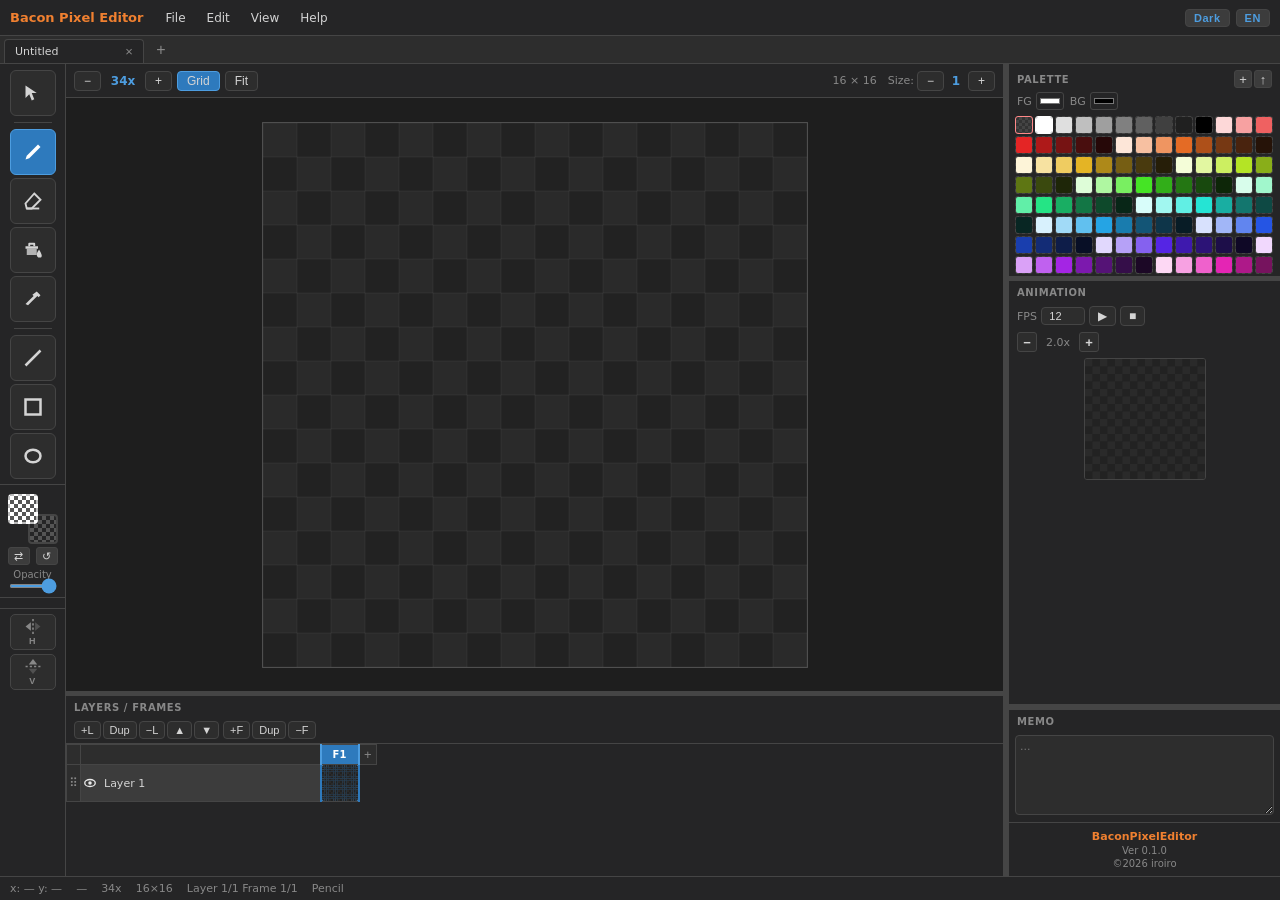
<file: index.html>
<!DOCTYPE html>
<html lang="en">

<head>
  <meta charset="UTF-8">
  <meta name="viewport" content="width=device-width, initial-scale=1.0">
  <title>Bacon Pixel Editor</title>

  <!-- Favicon -->
  <link rel="icon" type="image/png" href="image/favicon.png">

  <!--GoogleAdsense-->
  <script async src="https://pagead2.googlesyndication.com/pagead/js/adsbygoogle.js?client=ca-pub-6245026919381456"
    crossorigin="anonymous"></script>

  <!-- OGP -->
  <meta property="og:type" content="website">
  <meta property="og:url" content="https://baconpixeleditor.com/">
  <meta property="og:title" content="Bacon Pixel Editor">
  <meta property="og:description"
    content="A browser-based pixel art editor. Multi-layer animation, palette tools, and PNG/GIF export — no installation required.">
  <meta property="og:image"
    content="https://baconpixeleditor.com/image/ogp.png">
  <meta property="og:image:width" content="1200">
  <meta property="og:image:height" content="600">
  <meta name="twitter:card" content="summary_large_image">
  <meta name="twitter:title" content="Bacon Pixel Editor">
  <meta name="twitter:description"
    content="A browser-based pixel art editor. Multi-layer animation, palette tools, and PNG/GIF export — no installation required.">
  <meta name="twitter:image"
    content="https://baconpixeleditor.com/image/ogp.png">

  <link rel="stylesheet" href="css/style.css">
  <script>(function () { try { var t = localStorage.getItem('bpe_theme'); if (t) document.documentElement.setAttribute('data-theme', t); } catch (e) { } }());</script>
</head>

<body>
  <div id="app">

    <header id="header">
      <span class="logo">Bacon Pixel Editor</span>
      <nav id="menubar">
        <div class="menu-item">
          <span class="menu-btn" data-i18n="m.file">File</span>
          <div class="menu-dropdown">
            <button data-action="new" data-i18n="m.new">New...</button>
            <button data-action="open" data-i18n="m.open">Open (.bpe)...</button>
            <hr>
            <button data-action="save-bpe" data-i18n="m.save">Save (.bpe)</button>
            <hr>
            <button data-action="export-png" data-i18n="m.epng">Export as PNG</button>
            <button data-action="export-gif" data-i18n="m.egif">Export as GIF</button>
            <button data-action="export-spritesheet" data-i18n="m.ess">Export as Sprite Sheet</button>
            <button data-action="export-bpe" data-i18n="m.ebpe">Export as BPE</button>
            <hr>
            <button data-action="resize-canvas" data-i18n="m.resizeCanvas">Resize Canvas...</button>
          </div>
        </div>
        <div class="menu-item">
          <span class="menu-btn" data-i18n="m.edit">Edit</span>
          <div class="menu-dropdown">
            <button data-action="undo" data-i18n="m.undo">Undo (Ctrl+Z)</button>
            <button data-action="redo" data-i18n="m.redo">Redo (Ctrl+Y)</button>
            <hr>
            <button data-action="select-all" data-i18n="m.selAll">Select All (Ctrl+A)</button>
            <button data-action="deselect" data-i18n="m.desel">Deselect (Esc)</button>
            <button data-action="delete-selection" data-i18n="m.delSel">Delete Selection (Del)</button>
            <button data-action="copy-selection" data-i18n="m.copy">Copy (Ctrl+C)</button>
            <button data-action="paste" data-i18n="m.paste">Paste (Ctrl+V)</button>
            <hr>
            <button data-action="clear-frame" data-i18n="m.clear">Clear Layer</button>
            <hr>
            <button data-action="rotate-cw90" data-i18n="m.rotateCW">Rotate 90° CW</button>
            <button data-action="rotate-ccw90" data-i18n="m.rotateCCW">Rotate 90° CCW</button>
            <button data-action="rotate-180" data-i18n="m.rotate180">Rotate 180°</button>
            <button data-action="flip-h-canvas" data-i18n="m.flipH">Flip Horizontal</button>
            <button data-action="flip-v-canvas" data-i18n="m.flipV">Flip Vertical</button>
            <hr>
            <button data-action="add-outline" data-i18n="m.addOutline">Add Outline</button>
            <button data-action="add-antialias" data-i18n="m.antialias">Add Anti-alias</button>
          </div>
        </div>
        <div class="menu-item">
          <span class="menu-btn" data-i18n="m.view">View</span>
          <div class="menu-dropdown">
            <button data-action="toggle-grid" data-i18n="m.grid">Toggle Grid (G)</button>
            <button data-action="zoom-in" data-i18n="m.zin">Zoom In (+)</button>
            <button data-action="zoom-out" data-i18n="m.zout">Zoom Out (-)</button>
            <button data-action="zoom-fit" data-i18n="m.zfit">Fit to Screen (0)</button>
          </div>
        </div>
        <div class="menu-item">
          <span class="menu-btn" data-i18n="m.help">Help</span>
          <div class="menu-dropdown">
            <button data-action="tutorial"   data-i18n="m.tutorial">Tutorial</button>
            <button data-action="terms"      data-i18n="m.terms">Terms of Service</button>
            <button data-action="privacy"    data-i18n="m.privacy">Privacy Policy</button>
            <button data-action="show-about" data-i18n="m.about">About</button>
          </div>
        </div>
      </nav>
      <div id="header-right">
        <button id="theme-toggle" title="Switch theme">Dark</button>
        <button id="lang-toggle" title="Switch language / 言語切替">EN</button>
      </div>
      <input type="file" id="file-input" accept=".bpe" style="display:none">
      <input type="file" id="img-palette-input" accept="image/*" style="display:none">
    </header>

    <div id="tab-bar">
      <button id="btn-new-tab" title="New Tab">+</button>
    </div>

    <div id="workspace">

      <!-- Left: tool column -->
      <aside id="left-panel">
        <div id="tool-buttons">
          <button class="tool-btn" data-tool="select" title="Select (S)">
            <svg viewBox="0 0 16 16">
              <path d="M2 2v10l3-3 2 5 2-1-2-5h4z" fill="currentColor" />
            </svg>
          </button>
          <div class="tool-sep"></div>
          <button class="tool-btn active" data-tool="pencil" title="Pencil (P)">
            <svg viewBox="0 0 16 16">
              <path d="M12 2l2 2-9 9-3 1 1-3z" fill="currentColor" />
            </svg>
          </button>
          <button class="tool-btn" data-tool="eraser" title="Eraser (E)">
            <svg viewBox="0 0 16 16">
              <path d="M9 2l5 5-7 7H3l-1-4z" fill="none" stroke="currentColor" stroke-width="1.5" />
              <path d="M3 14h10" stroke="currentColor" stroke-width="1.5" />
            </svg>
          </button>
          <button class="tool-btn" data-tool="fill" title="Fill (F)">
            <svg viewBox="0 0 16 16">
              <path d="M2 5h10v2H2z" fill="currentColor" />
              <path d="M3 7h8v5H3z" fill="currentColor" opacity="0.8" />
              <path d="M5 5V3h4v2" fill="none" stroke="currentColor" stroke-width="1.5" stroke-linejoin="round" />
              <path d="M13 8c0 0 2 3 2 4.5S14.1 14 13 14s-2-1-2-2.5 2-4 2-4z" fill="currentColor" />
            </svg>
          </button>
          <button class="tool-btn" data-tool="eyedropper" title="Eyedropper (I)">
            <svg viewBox="0 0 16 16">
              <path d="M11 2l3 3-1.5 1.5-1-1L7 10l-3 3-2-1 3-3 3.5-3.5-1-1z" fill="currentColor" />
            </svg>
          </button>
          <div class="tool-sep"></div>
          <button class="tool-btn" data-tool="line" title="Line (L)">
            <svg viewBox="0 0 16 16">
              <line x1="2" y1="14" x2="14" y2="2" stroke="currentColor" stroke-width="2" />
            </svg>
          </button>
          <button class="tool-btn" data-tool="rect" title="Rectangle (R)">
            <svg viewBox="0 0 16 16">
              <rect x="2" y="2" width="12" height="12" fill="none" stroke="currentColor" stroke-width="2" />
            </svg>
          </button>
          <button class="tool-btn" data-tool="ellipse" title="Ellipse (O)">
            <svg viewBox="0 0 16 16">
              <ellipse cx="8" cy="8" rx="6" ry="5" fill="none" stroke="currentColor" stroke-width="2" />
            </svg>
          </button>
        </div>

        <div class="tool-sep-h"></div>

        <!-- Fg/Bg mini colors -->
        <div id="mini-colors">
          <div id="mini-bg" title="BG color (right-click)"></div>
          <div id="mini-fg" title="FG color (left-click)"></div>
        </div>
        <!-- Swap/Reset buttons — separate row, no overlap -->
        <div id="mini-btns">
          <button id="swap-colors" title="Swap">⇄</button>
          <button id="reset-colors" title="Reset">↺</button>
        </div>

        <label class="mini-label" data-i18n="ui.opacity">Opacity</label>
        <input type="range" id="fg-alpha-input" min="0" max="255" value="255">

        <div class="tool-sep-h"></div>

        <label class="opt-label" id="opt-filled-label" style="display:none">
          <input type="checkbox" id="opt-filled">
          <span data-i18n="ui.filled">Filled</span>
        </label>

        <div class="tool-sep-h"></div>

        <!-- Mirror toggles -->
        <div id="mirror-group">
          <button id="btn-mirror-h" class="mirror-btn" title="Mirror Horizontal">
            <svg viewBox="0 0 16 16">
              <line x1="8" y1="1" x2="8" y2="15" stroke="currentColor" stroke-width="1.5" stroke-dasharray="2,2" />
              <path d="M1 8l5-4v8z" fill="currentColor" />
              <path d="M15 8l-5-4v8z" fill="currentColor" opacity="0.4" />
            </svg>
            <span data-i18n="ui.mirH">H</span>
          </button>
          <button id="btn-mirror-v" class="mirror-btn" title="Mirror Vertical">
            <svg viewBox="0 0 16 16">
              <line x1="1" y1="8" x2="15" y2="8" stroke="currentColor" stroke-width="1.5" stroke-dasharray="2,2" />
              <path d="M8 1l4 5H4z" fill="currentColor" />
              <path d="M8 15l4-5H4z" fill="currentColor" opacity="0.4" />
            </svg>
            <span data-i18n="ui.mirV">V</span>
          </button>
        </div>
      </aside>

      <!-- Center column: Canvas (top) + Layer/Frame panel (bottom) -->
      <div id="center-col">

        <!-- Canvas -->
        <main id="canvas-area">
          <div id="canvas-controls">
            <button id="btn-zoom-out">−</button>
            <span id="zoom-display">8x</span>
            <button id="btn-zoom-in">+</button>
            <button id="btn-grid-toggle" class="active" data-i18n="ui.grid">Grid</button>
            <button id="btn-zoom-fit" data-i18n="ui.fit">Fit</button>
            <span id="canvas-size-display" class="dim">16 × 16</span>
            <span id="brush-size-wrap" style="display:none">
              <span class="ctrl-label">Size:</span>
              <button id="btn-brush-minus">−</button>
              <span id="brush-size-display">1</span>
              <button id="btn-brush-plus">+</button>
            </span>
            <span id="fill-mode-wrap" style="display:none">
              <span class="ctrl-label" data-i18n="ui.fillMode">Fill:</span>
              <button id="fill-mode-toggle" data-i18n="ui.fillContiguous"
                title="Contiguous: flood fill / All: replace all same-color pixels">Contiguous</button>
            </span>
          </div>
          <div id="canvas-viewport">
            <canvas id="main-canvas" tabindex="0"></canvas>
            <canvas id="overlay-canvas"></canvas>
          </div>
        </main>

        <!-- Horizontal resizer between canvas and layer panel -->
        <div id="lf-h-resizer"></div>

        <!-- Layer / Frame panel -->
        <div id="lf-section">
          <div class="panel-title">
            <span data-i18n="ui.lf">Layers / Frames</span>
          </div>
          <div id="lf-toolbar">
            <div class="lf-group">
              <button id="btn-layer-add" data-i18n="btn.lAdd">+L</button>
              <button id="btn-layer-dup" data-i18n="btn.lDup">Dup</button>
              <button id="btn-layer-del" data-i18n="btn.lDel">−L</button>
              <button id="btn-layer-up" data-i18n="btn.lUp">▲</button>
              <button id="btn-layer-dn" data-i18n="btn.lDn">▼</button>
            </div>
            <div class="lf-group">
              <button id="btn-frame-add" data-i18n="btn.fAdd">+F</button>
              <button id="btn-frame-dup" data-i18n="btn.fDup">Dup</button>
              <button id="btn-frame-del" data-i18n="btn.fDel">−F</button>
            </div>
          </div>
          <div id="lf-table-wrap">
            <table id="lf-table"></table>
          </div>
        </div>

      </div><!-- /center-col -->

      <!-- Right panel resizer (horizontal) -->
      <div id="right-resizer"></div>

      <!-- Right panel -->
      <aside id="right-panel">

        <!-- Palette -->
        <div id="palette-section">
          <div class="panel-title">
            <span data-i18n="ui.palette">Palette</span>
            <div class="panel-title-btns">
              <button id="btn-add-color" title="+">+</button>
              <button id="btn-palette-from-img" title="Import palette from image">↑</button>
            </div>
          </div>
          <div id="color-inputs">
            <label><span data-i18n="ui.fg">FG</span> <input type="color" id="fg-color-input" value="#000000"></label>
            <label><span data-i18n="ui.bg">BG</span> <input type="color" id="bg-color-input" value="#ffffff"></label>
          </div>
          <div id="palette-grid"></div>
        </div>

        <!-- Vertical resizer between palette and animation -->
        <div id="right-v-resizer"></div>

        <!-- Animation -->
        <div id="anim-section">
          <div class="panel-title"><span data-i18n="ui.anim">Animation</span></div>
          <div id="fps-row">
            <label><span data-i18n="ui.fps">FPS</span>
              <input type="number" id="fps-input" value="12" min="1" max="60">
            </label>
            <button id="btn-play">▶</button>
            <button id="btn-stop">■</button>
          </div>
          <div id="preview-controls">
            <button id="btn-preview-zoom-out" title="Zoom Out">−</button>
            <span id="preview-zoom-display">2.0x</span>
            <button id="btn-preview-zoom-in" title="Zoom In">+</button>
          </div>
          <div id="preview-wrap">
            <canvas id="preview-canvas"></canvas>
          </div>
        </div>

        <!-- Memo resizer -->
        <div id="memo-resizer"></div>

        <!-- Memo -->
        <div id="memo-section">
          <div class="panel-title">MEMO</div>
          <div id="memo-wrap"><textarea id="memo-textarea" placeholder="..."></textarea></div>
        </div>

        <!-- About -->
        <div id="about-section">
          <div id="about-content">
            <div class="about-title">BaconPixelEditor</div>
            <div class="about-ver">Ver 0.1.0</div>
            <div class="about-copy">©2026 iroiro</div>
          </div>
        </div>

      </aside>
    </div>

    <footer id="statusbar">
      <span id="st-coords">x: — y: —</span>
      <span id="st-color">—</span>
      <span id="st-zoom">8x</span>
      <span id="st-size">16×16</span>
      <span id="st-lf">L1/1 F1/1</span>
      <span id="st-tool">Pencil</span>
    </footer>

  </div>

  <!-- New Project Modal -->
  <div id="modal-overlay" class="hidden">
    <div id="modal-box">
      <h2 data-i18n="modal.title">New Project</h2>
      <div id="modal-content">
        <label><span data-i18n="modal.w">Width (px)</span>
          <input type="number" id="new-width" value="16" min="1" max="512"></label>
        <label><span data-i18n="modal.h">Height (px)</span>
          <input type="number" id="new-height" value="16" min="1" max="512"></label>
        <div class="modal-presets">
          <button data-w="8" data-h="8">8×8</button>
          <button data-w="16" data-h="16">16×16</button>
          <button data-w="32" data-h="32">32×32</button>
          <button data-w="48" data-h="48">48×48</button>
          <button data-w="64" data-h="64">64×64</button>
        </div>
      </div>
      <div class="modal-buttons">
        <button id="modal-ok" data-i18n="modal.ok">OK</button>
        <button id="modal-cancel" data-i18n="modal.cancel">Cancel</button>
      </div>
    </div>
  </div>

  <!-- Save As Modal -->
  <div id="save-modal-overlay" class="hidden">
    <div id="save-modal-box">
      <h2 data-i18n="save.title">Save As</h2>
      <div id="save-modal-content">
        <label>
          <span data-i18n="save.fname">File name</span>
          <input type="text" id="save-fname-input" value="pixel-art">
          <span id="save-ext-display">.bpe</span>
        </label>
      </div>
      <div class="modal-buttons">
        <button id="save-modal-ok" data-i18n="save.ok">Save</button>
        <button id="save-modal-cancel" data-i18n="modal.cancel">Cancel</button>
      </div>
    </div>
  </div>

  <!-- Export Modal -->
  <div id="export-modal-overlay" class="hidden">
    <div id="export-modal-box">
      <h2 data-i18n="exp.title">Export</h2>
      <div id="export-modal-content">
        <label>
          <span data-i18n="exp.scale">Scale</span>
          <select id="export-scale-select">
            <option value="1">1×</option>
            <option value="2" selected>2×</option>
            <option value="4">4×</option>
            <option value="8">8×</option>
            <option value="16">16×</option>
          </select>
        </label>
      </div>
      <div class="modal-buttons">
        <button id="export-modal-ok" data-i18n="exp.ok">Export</button>
        <button id="export-modal-cancel" data-i18n="modal.cancel">Cancel</button>
      </div>
    </div>
  </div>

  <!-- Add Outline Modal -->
  <div id="outline-modal-overlay" class="hidden">
    <div id="outline-modal-box">
      <h2 data-i18n="m.addOutline">Add Outline</h2>
      <div id="outline-modal-content">
        <label>
          <input type="checkbox" id="outline-diag-check">
          <span data-i18n="ui.outlineDiag">Fill corners (diagonal)</span>
        </label>
      </div>
      <div class="modal-buttons">
        <button id="outline-ok" data-i18n="modal.ok">OK</button>
        <button id="outline-cancel" data-i18n="modal.cancel">Cancel</button>
      </div>
    </div>
  </div>

  <!-- Resize Canvas Modal -->
  <div id="resize-modal-overlay" class="hidden">
    <div id="resize-modal-box">
      <h2 data-i18n="modal.resize">Resize Canvas</h2>
      <div id="resize-modal-content">
        <div class="resize-size-row">
          <label>W <input type="number" id="resize-w" min="1" max="512" value="16"></label>
          <label>H <input type="number" id="resize-h" min="1" max="512" value="16"></label>
        </div>
        <div id="resize-anchor-grid">
          <button class="resize-anchor-btn" data-ax="0" data-ay="0"></button>
          <button class="resize-anchor-btn" data-ax="0.5" data-ay="0"></button>
          <button class="resize-anchor-btn" data-ax="1" data-ay="0"></button>
          <button class="resize-anchor-btn" data-ax="0" data-ay="0.5"></button>
          <button class="resize-anchor-btn active" data-ax="0.5" data-ay="0.5"></button>
          <button class="resize-anchor-btn" data-ax="1" data-ay="0.5"></button>
          <button class="resize-anchor-btn" data-ax="0" data-ay="1"></button>
          <button class="resize-anchor-btn" data-ax="0.5" data-ay="1"></button>
          <button class="resize-anchor-btn" data-ax="1" data-ay="1"></button>
        </div>
      </div>
      <div class="modal-buttons">
        <button id="resize-ok" data-i18n="modal.resizeOk">Resize</button>
        <button id="resize-cancel" data-i18n="modal.cancel">Cancel</button>
      </div>
    </div>
  </div>

  <!-- Tutorial Modal -->
  <div id="tutorial-modal-overlay" class="hidden">
    <div id="tutorial-modal-box" class="help-modal-box">
      <h2 data-i18n="help.tutTitle">Tutorial</h2>
      <div id="tutorial-content">
        <div class="help-section-title" data-i18n="help.tutTools">Tools</div>
        <table class="tut-table">
          <tr><td class="tut-key">P</td><td data-i18n="tool.pencil">Pencil</td><td class="tut-desc" data-i18n="help.tutPencil">Draw pixels. Brush size: −/+ buttons.</td></tr>
          <tr><td class="tut-key">E</td><td data-i18n="tool.eraser">Eraser</td><td class="tut-desc" data-i18n="help.tutEraser">Erase pixels to transparent.</td></tr>
          <tr><td class="tut-key">F</td><td data-i18n="tool.fill">Fill</td><td class="tut-desc" data-i18n="help.tutFill">Flood fill. Toggle Contiguous/All.</td></tr>
          <tr><td class="tut-key">I</td><td data-i18n="tool.eyedropper">Eyedropper</td><td class="tut-desc" data-i18n="help.tutEye">Pick a color from the canvas.</td></tr>
          <tr><td class="tut-key">S</td><td data-i18n="tool.select">Select</td><td class="tut-desc" data-i18n="help.tutSel">Drag to select. Shift=add, Ctrl=subtract.</td></tr>
          <tr><td class="tut-key">L</td><td data-i18n="tool.line">Line</td><td class="tut-desc" data-i18n="help.tutLine">Draw a straight line.</td></tr>
          <tr><td class="tut-key">R</td><td data-i18n="tool.rect">Rectangle</td><td class="tut-desc" data-i18n="help.tutRect">Draw a rectangle.</td></tr>
          <tr><td class="tut-key">O</td><td data-i18n="tool.ellipse">Ellipse</td><td class="tut-desc" data-i18n="help.tutEllipse">Draw an ellipse.</td></tr>
        </table>
        <div class="help-section-title" data-i18n="help.tutShortcuts">Keyboard Shortcuts</div>
        <table class="tut-table">
          <tr><td class="tut-key">Ctrl+Z</td><td data-i18n="help.tutUndo">Undo</td><td class="tut-key">Ctrl+Y</td><td data-i18n="help.tutRedo">Redo</td></tr>
          <tr><td class="tut-key">Ctrl+C</td><td data-i18n="help.tutCopy">Copy</td><td class="tut-key">Ctrl+V</td><td data-i18n="help.tutPaste">Paste</td></tr>
          <tr><td class="tut-key">Ctrl+A</td><td data-i18n="help.tutSelAll">Select All</td><td class="tut-key">Esc</td><td data-i18n="help.tutDesel">Deselect</td></tr>
          <tr><td class="tut-key">G</td><td data-i18n="help.tutGrid">Toggle Grid</td><td class="tut-key">0</td><td data-i18n="help.tutFit">Fit to Screen</td></tr>
          <tr><td class="tut-key">Space</td><td data-i18n="help.tutPan">Pan</td><td class="tut-key">Scroll</td><td data-i18n="help.tutZoom">Zoom</td></tr>
        </table>
        <div class="help-section-title" data-i18n="help.tutWorkflow">Basic Workflow</div>
        <ol class="tut-steps">
          <li data-i18n="help.tutStep1">File → New to create a canvas (8–512 px).</li>
          <li data-i18n="help.tutStep2">Pick a color from the palette, then draw on the canvas.</li>
          <li data-i18n="help.tutStep3">Add layers (+L) or frames (+F) for animation.</li>
          <li data-i18n="help.tutStep4">File → Export as PNG / GIF / Sprite Sheet.</li>
          <li data-i18n="help.tutStep5">File → Save (.bpe) to save your project.</li>
        </ol>
      </div>
      <div class="modal-buttons">
        <button id="tutorial-close" data-i18n="help.close">Close</button>
      </div>
    </div>
  </div>

  <!-- Terms of Service Modal -->
  <div id="terms-modal-overlay" class="hidden">
    <div id="terms-modal-box" class="help-modal-box">
      <h2 data-i18n="help.termsTitle">Terms of Service</h2>
      <div id="terms-content">
        <div class="terms-lang-block" data-lang="ja">
          <div class="terms-item">
            <div class="terms-num">1</div>
            <div>
              <div class="terms-heading" data-i18n="help.termsOwnershipTitle">作成コンテンツの権利</div>
              <p data-i18n="help.termsOwnership">Bacon Pixel Editor で作成した画像・コンテンツの著作権はすべて作成者（ユーザー）に帰属します。当サービスはいかなる権利も主張しません。</p>
            </div>
          </div>
          <div class="terms-item">
            <div class="terms-num">2</div>
            <div>
              <div class="terms-heading" data-i18n="help.termsUsageTitle">利用条件</div>
              <p data-i18n="help.termsUsage">本サービスは個人・商用目的を問わず無償で利用できます。</p>
            </div>
          </div>
          <div class="terms-item">
            <div class="terms-num">3</div>
            <div>
              <div class="terms-heading" data-i18n="help.termsDisclaimerTitle">免責事項</div>
              <p data-i18n="help.termsDisclaimer">本サービスは現状のまま提供されます。利用によって生じたいかなる損害についても、運営者は責任を負いません。</p>
            </div>
          </div>
          <div class="terms-item">
            <div class="terms-num">4</div>
            <div>
              <div class="terms-heading" data-i18n="help.termsChangeTitle">規約の変更</div>
              <p data-i18n="help.termsChange">本規約は予告なく変更される場合があります。変更後も本サービスをご利用の場合は、変更後の規約に同意したものとみなします。</p>
            </div>
          </div>
        </div>
        <div class="terms-lang-block" data-lang="en">
          <div class="terms-item">
            <div class="terms-num">1</div>
            <div>
              <div class="terms-heading" data-i18n="help.termsOwnershipTitle">Ownership of Created Content</div>
              <p data-i18n="help.termsOwnership">All images and content created using Bacon Pixel Editor are the exclusive property of the user who created them. The Service claims no rights over user-created content.</p>
            </div>
          </div>
          <div class="terms-item">
            <div class="terms-num">2</div>
            <div>
              <div class="terms-heading" data-i18n="help.termsUsageTitle">Usage</div>
              <p data-i18n="help.termsUsage">The Service may be used free of charge for both personal and commercial purposes.</p>
            </div>
          </div>
          <div class="terms-item">
            <div class="terms-num">3</div>
            <div>
              <div class="terms-heading" data-i18n="help.termsDisclaimerTitle">Disclaimer</div>
              <p data-i18n="help.termsDisclaimer">The Service is provided "as is" without any warranty. The operator is not liable for any damages arising from use of the Service.</p>
            </div>
          </div>
          <div class="terms-item">
            <div class="terms-num">4</div>
            <div>
              <div class="terms-heading" data-i18n="help.termsChangeTitle">Changes to Terms</div>
              <p data-i18n="help.termsChange">These terms may be updated without prior notice. Continued use of the Service constitutes acceptance of the revised terms.</p>
            </div>
          </div>
        </div>
        <div class="terms-lang-block" data-lang="zh">
          <div class="terms-item">
            <div class="terms-num">1</div>
            <div>
              <div class="terms-heading" data-i18n="help.termsOwnershipTitle">创作内容的权利</div>
              <p data-i18n="help.termsOwnership">使用 Bacon Pixel Editor 创作的所有图像和内容的版权均归创作者（用户）所有。本服务不主张任何权利。</p>
            </div>
          </div>
          <div class="terms-item">
            <div class="terms-num">2</div>
            <div>
              <div class="terms-heading" data-i18n="help.termsUsageTitle">使用条件</div>
              <p data-i18n="help.termsUsage">本服务可免费用于个人或商业目的。</p>
            </div>
          </div>
          <div class="terms-item">
            <div class="terms-num">3</div>
            <div>
              <div class="terms-heading" data-i18n="help.termsDisclaimerTitle">免责声明</div>
              <p data-i18n="help.termsDisclaimer">本服务按"现状"提供，不提供任何形式的保证。因使用本服务而产生的任何损失，运营者概不负责。</p>
            </div>
          </div>
          <div class="terms-item">
            <div class="terms-num">4</div>
            <div>
              <div class="terms-heading" data-i18n="help.termsChangeTitle">条款变更</div>
              <p data-i18n="help.termsChange">本条款可能在不预先通知的情况下更新。继续使用本服务即表示接受修订后的条款。</p>
            </div>
          </div>
        </div>
      </div>
      <div class="modal-buttons">
        <button id="terms-close" data-i18n="help.close">Close</button>
      </div>
    </div>
  </div>

  <!-- Privacy Policy Modal -->
  <div id="privacy-modal-overlay" class="hidden">
    <div id="privacy-modal-box" class="help-modal-box">
      <h2 data-i18n="help.privTitle">Privacy Policy</h2>
      <div id="privacy-content">
        <div class="priv-lang-block" data-lang="ja">
          <h4>収集する情報</h4>
          <p>当サービスはサーバーへの通信を行いません。作業データはブラウザの <code>localStorage</code> にのみ保存され、外部に送信されることはありません。氏名・メールアドレス等の個人情報は収集しません。</p>
          <h4>広告について (Google AdSense)</h4>
          <p>当サービスでは Google AdSense を利用した広告を掲載する場合があります。Google はユーザーのブラウザに Cookie を保存し、ユーザーの興味に応じた広告を表示します。Cookie を無効にするには、<a href="https://www.google.com/settings/ads" target="_blank" rel="noopener">Google 広告設定</a>をご利用ください。</p>
          <h4>アクセス解析</h4>
          <p>Google Analytics を使用してアクセス状況を解析する場合があります。取得される情報は匿名であり、個人を特定するものではありません。</p>
          <h4>お問い合わせ</h4>
          <p>運営者：iroiro ／ X: <a href="https://x.com/iroiro_GameDev" target="_blank" rel="noopener">@iroiro_GameDev</a> ／ <a href="mailto:tadayohu@gmail.com">tadayohu@gmail.com</a></p>
          <p class="priv-date">制定日：2026年2月 ／ <a href="https://baconpixeleditor.com/privacy-policy.html" target="_blank" rel="noopener">全文はこちら</a></p>
        </div>
        <div class="priv-lang-block" data-lang="en">
          <h4>Information We Collect</h4>
          <p>The Service does not communicate with any server. Your work is saved only in your browser's <code>localStorage</code> and is never transmitted externally. We do not collect personal information.</p>
          <h4>Advertising (Google AdSense)</h4>
          <p>The Service may display ads via Google AdSense. Google may use cookies to serve ads based on your interests. You can opt out via <a href="https://www.google.com/settings/ads" target="_blank" rel="noopener">Google Ads Settings</a>.</p>
          <h4>Analytics</h4>
          <p>Google Analytics may be used to analyze access statistics. All data is anonymous.</p>
          <h4>Contact</h4>
          <p>Operator: iroiro ／ X: <a href="https://x.com/iroiro_GameDev" target="_blank" rel="noopener">@iroiro_GameDev</a> ／ <a href="mailto:tadayohu@gmail.com">tadayohu@gmail.com</a></p>
          <p class="priv-date">Effective: February 2026 ／ <a href="https://baconpixeleditor.com/privacy-policy.html" target="_blank" rel="noopener">Full policy</a></p>
        </div>
        <div class="priv-lang-block" data-lang="zh">
          <h4>收集的信息</h4>
          <p>本服务不与任何服务器通信。用户数据仅保存在浏览器的 <code>localStorage</code> 中，不会向外部发送。本服务不收集任何个人信息。</p>
          <h4>广告（Google AdSense）</h4>
          <p>本服务可能通过 Google AdSense 展示广告。Google 可能使用 Cookie 投放个性化广告。如需停用，请访问 <a href="https://www.google.com/settings/ads" target="_blank" rel="noopener">Google 广告设置</a>。</p>
          <h4>访问分析</h4>
          <p>本服务可能使用 Google Analytics 分析访问情况。所有数据均为匿名。</p>
          <h4>联系方式</h4>
          <p>运营者：iroiro ／ X: <a href="https://x.com/iroiro_GameDev" target="_blank" rel="noopener">@iroiro_GameDev</a> ／ <a href="mailto:tadayohu@gmail.com">tadayohu@gmail.com</a></p>
          <p class="priv-date">制定：2026年2月 ／ <a href="https://baconpixeleditor.com/privacy-policy.html" target="_blank" rel="noopener">完整内容</a></p>
        </div>
      </div>
      <div class="modal-buttons">
        <button id="privacy-close" data-i18n="help.close">Close</button>
      </div>
    </div>
  </div>

  <!-- About Modal -->
  <div id="about-modal-overlay" class="hidden">
    <div id="about-modal-box" class="help-modal-box">
      <h2 data-i18n="help.aboutTitle">About BaconPixelEditor</h2>
      <div id="about-modal-content">
        <div class="about-modal-logo">🥓</div>
        <div class="about-modal-name">BaconPixelEditor</div>
        <div class="about-modal-ver">Ver 0.1.0</div>
        <div class="about-modal-copy">©2026 iroiro</div>
        <div class="about-modal-desc" data-i18n="help.aboutDesc">A lightweight, browser-based pixel art editor.</div>
        <div class="about-modal-links">
          <a href="https://github.com/iroiro-gamedev/BaconPixelEditor" target="_blank" rel="noopener">GitHub</a>
          <span class="about-modal-sep">·</span>
          <a href="privacy-policy.html" target="_blank" rel="noopener" data-i18n="m.privacy">Privacy Policy</a>
        </div>
      </div>
      <div class="modal-buttons">
        <button id="about-close" data-i18n="help.close">Close</button>
      </div>
    </div>
  </div>

  <script type="module" src="js/app.js"></script>
</body>

</html>
</file>
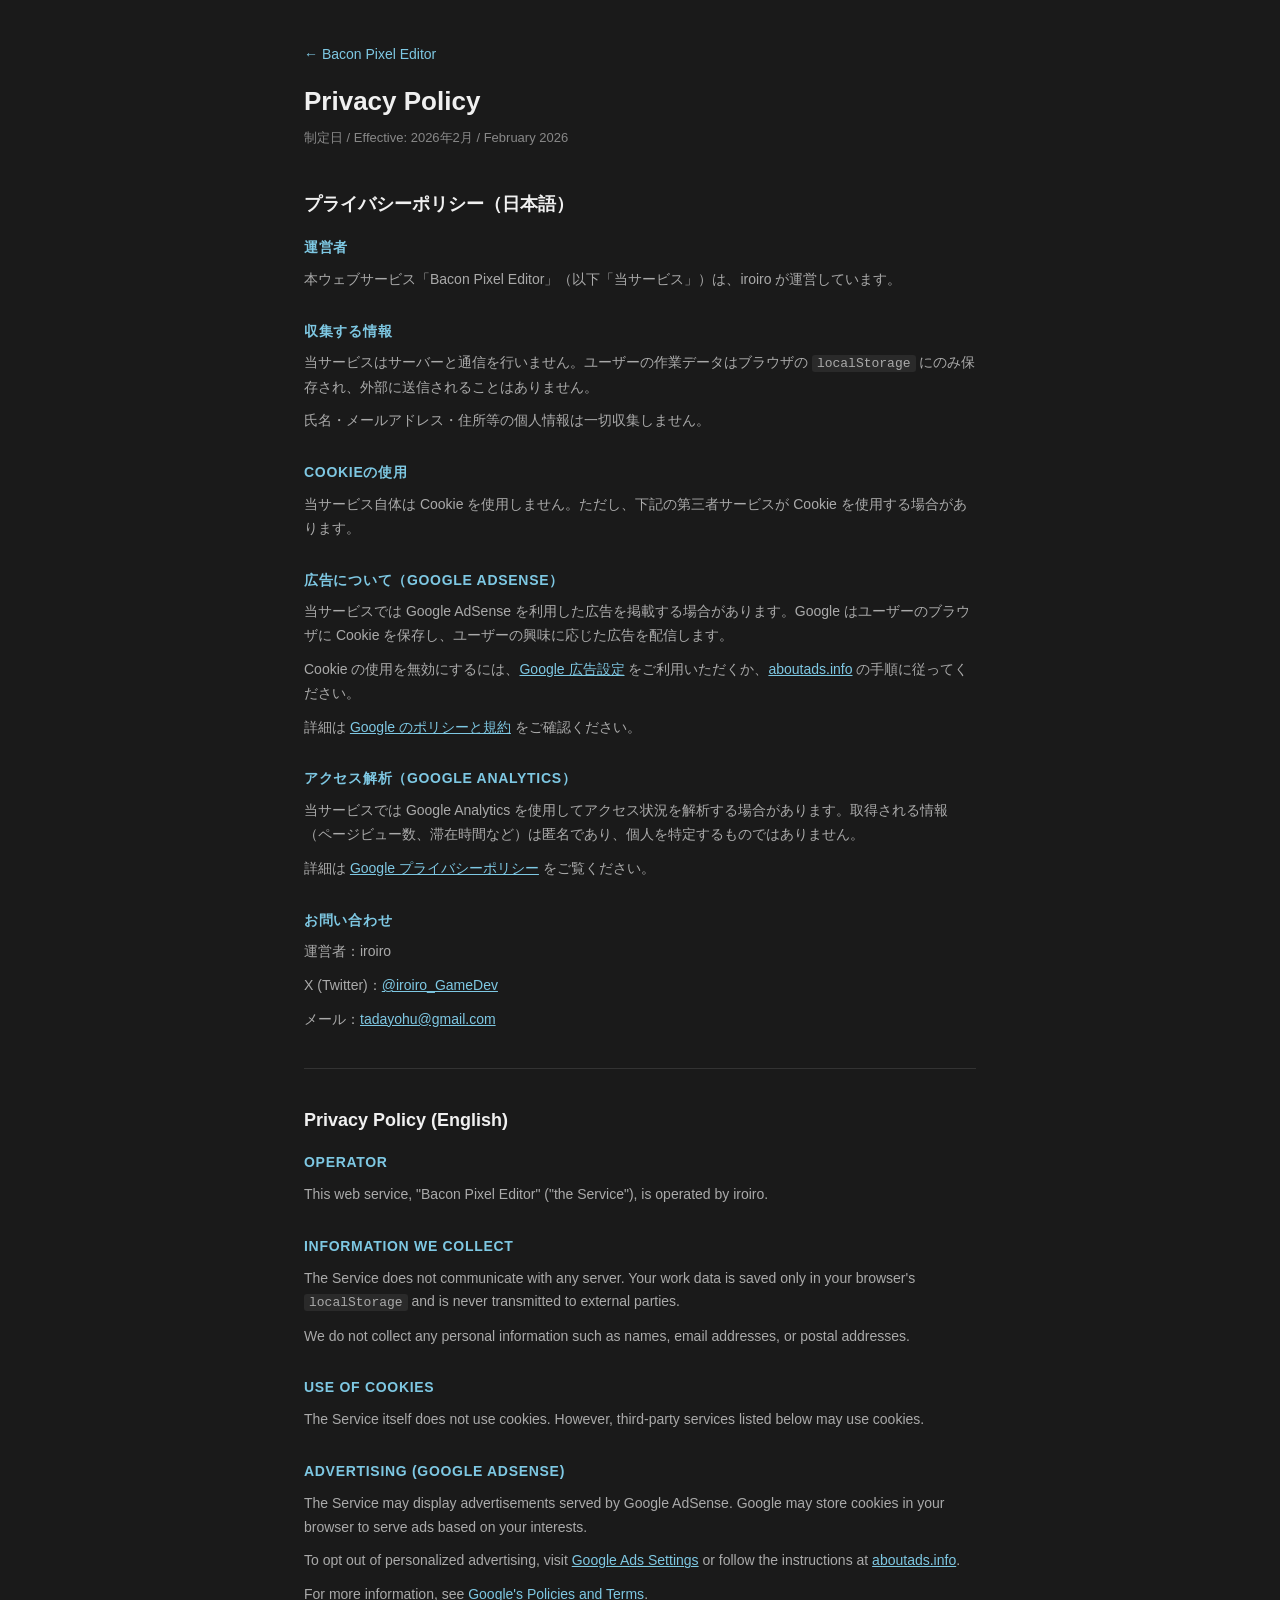
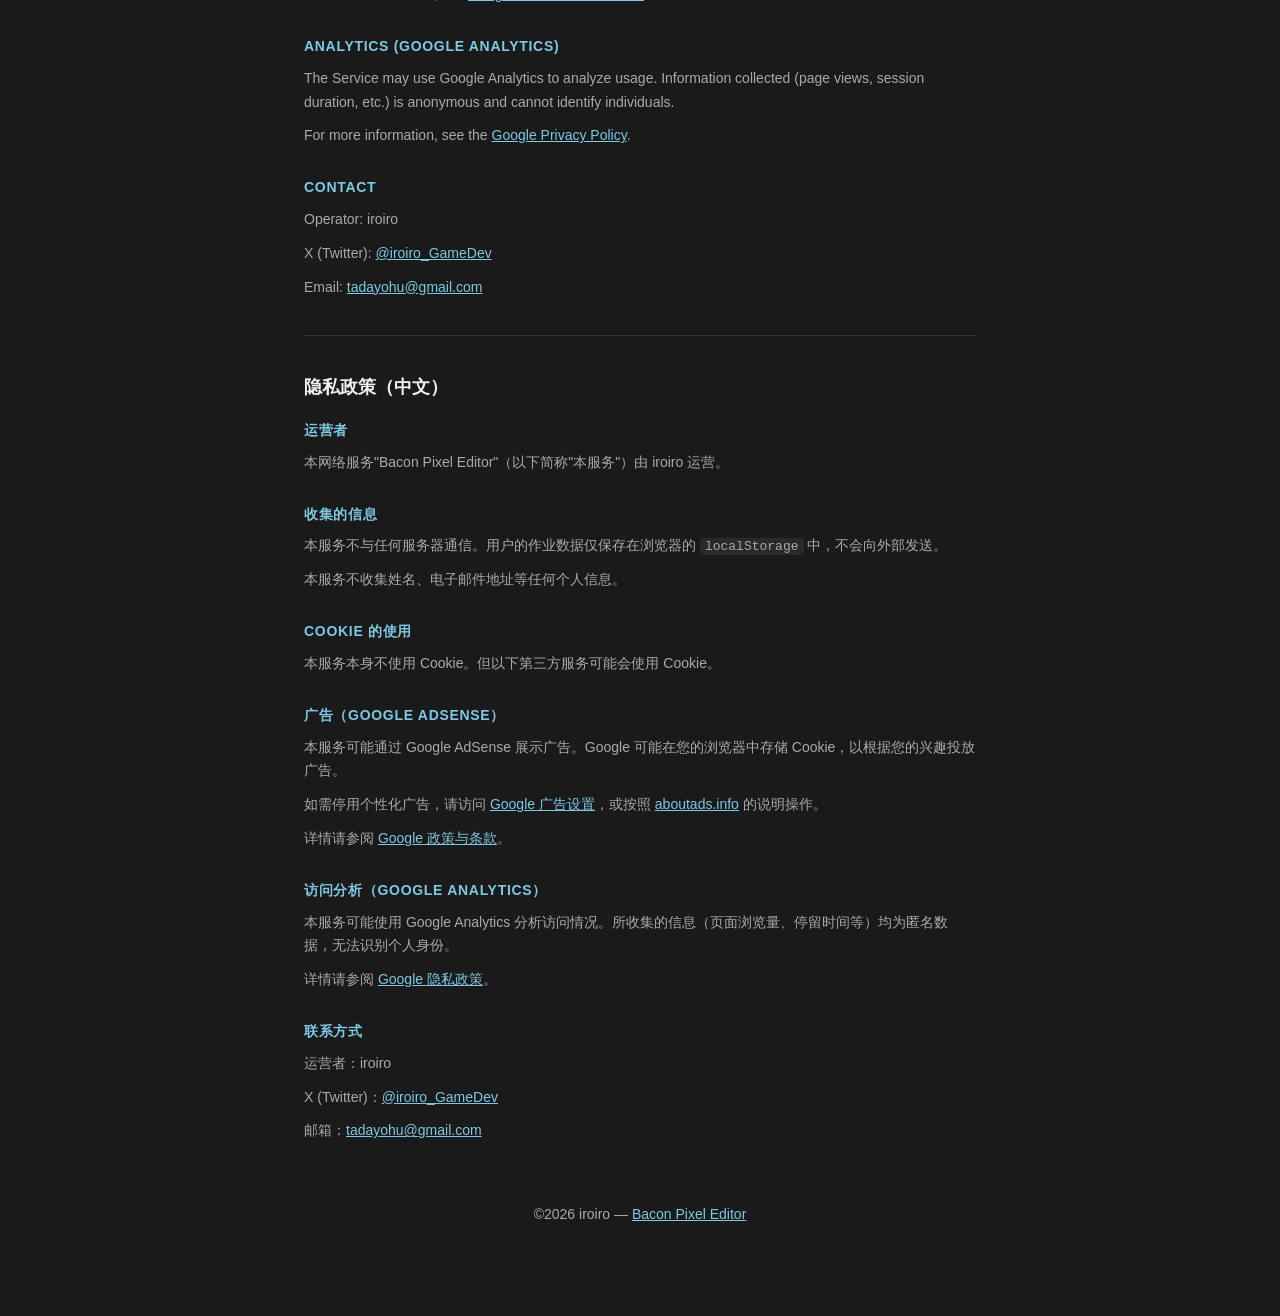
<file: privacy-policy.html>
<!DOCTYPE html>
<html lang="ja">
<head>
  <meta charset="UTF-8">
  <meta name="viewport" content="width=device-width, initial-scale=1.0">
  <title>Privacy Policy — Bacon Pixel Editor</title>
  <meta name="description" content="Bacon Pixel Editor のプライバシーポリシー / Privacy Policy for Bacon Pixel Editor">
  <link rel="canonical" href="https://baconpixeleditor.com/privacy-policy.html">
  <style>
    *, *::before, *::after { box-sizing: border-box; }
    body {
      font-family: -apple-system, BlinkMacSystemFont, 'Segoe UI', sans-serif;
      background: #1a1a1a; color: #d4d4d4;
      margin: 0; padding: 0;
      line-height: 1.7;
    }
    .wrap { max-width: 720px; margin: 0 auto; padding: 40px 24px 80px; }
    header { margin-bottom: 40px; }
    header a { color: #7ec8e3; font-size: 14px; text-decoration: none; }
    header a:hover { text-decoration: underline; }
    h1 { font-size: 26px; color: #f0f0f0; margin: 12px 0 4px; }
    .date { font-size: 13px; color: #888; margin-bottom: 32px; }
    hr { border: none; border-top: 1px solid #333; margin: 36px 0; }
    section { margin-bottom: 28px; }
    h2 { font-size: 14px; color: #7ec8e3; text-transform: uppercase; letter-spacing: 0.05em; margin-bottom: 8px; }
    h3 { font-size: 18px; color: #f0f0f0; margin-bottom: 16px; }
    p { color: #aaa; font-size: 14px; margin: 0 0 10px; }
    a { color: #7ec8e3; }
    code { background: #2a2a2a; border-radius: 3px; padding: 1px 5px; font-size: 13px; }
    footer { margin-top: 60px; font-size: 12px; color: #555; text-align: center; }
  </style>
</head>
<body>
<div class="wrap">

  <header>
    <a href="index.html">← Bacon Pixel Editor</a>
    <h1>Privacy Policy</h1>
    <div class="date">制定日 / Effective: 2026年2月 / February 2026</div>
  </header>

  <!-- 日本語 -->
  <section>
    <h3>プライバシーポリシー（日本語）</h3>

    <section>
      <h2>運営者</h2>
      <p>本ウェブサービス「Bacon Pixel Editor」（以下「当サービス」）は、iroiro が運営しています。</p>
    </section>

    <section>
      <h2>収集する情報</h2>
      <p>当サービスはサーバーと通信を行いません。ユーザーの作業データはブラウザの <code>localStorage</code> にのみ保存され、外部に送信されることはありません。</p>
      <p>氏名・メールアドレス・住所等の個人情報は一切収集しません。</p>
    </section>

    <section>
      <h2>Cookieの使用</h2>
      <p>当サービス自体は Cookie を使用しません。ただし、下記の第三者サービスが Cookie を使用する場合があります。</p>
    </section>

    <section>
      <h2>広告について（Google AdSense）</h2>
      <p>当サービスでは Google AdSense を利用した広告を掲載する場合があります。Google はユーザーのブラウザに Cookie を保存し、ユーザーの興味に応じた広告を配信します。</p>
      <p>Cookie の使用を無効にするには、<a href="https://www.google.com/settings/ads" target="_blank" rel="noopener">Google 広告設定</a> をご利用いただくか、<a href="https://www.aboutads.info/" target="_blank" rel="noopener">aboutads.info</a> の手順に従ってください。</p>
      <p>詳細は <a href="https://policies.google.com/technologies/ads?hl=ja" target="_blank" rel="noopener">Google のポリシーと規約</a> をご確認ください。</p>
    </section>

    <section>
      <h2>アクセス解析（Google Analytics）</h2>
      <p>当サービスでは Google Analytics を使用してアクセス状況を解析する場合があります。取得される情報（ページビュー数、滞在時間など）は匿名であり、個人を特定するものではありません。</p>
      <p>詳細は <a href="https://policies.google.com/privacy?hl=ja" target="_blank" rel="noopener">Google プライバシーポリシー</a> をご覧ください。</p>
    </section>

    <section>
      <h2>お問い合わせ</h2>
      <p>運営者：iroiro</p>
      <p>X (Twitter)：<a href="https://x.com/iroiro_GameDev" target="_blank" rel="noopener">@iroiro_GameDev</a></p>
      <p>メール：<a href="mailto:tadayohu@gmail.com">tadayohu@gmail.com</a></p>
    </section>
  </section>

  <hr>

  <!-- English -->
  <section>
    <h3>Privacy Policy (English)</h3>

    <section>
      <h2>Operator</h2>
      <p>This web service, "Bacon Pixel Editor" ("the Service"), is operated by iroiro.</p>
    </section>

    <section>
      <h2>Information We Collect</h2>
      <p>The Service does not communicate with any server. Your work data is saved only in your browser's <code>localStorage</code> and is never transmitted to external parties.</p>
      <p>We do not collect any personal information such as names, email addresses, or postal addresses.</p>
    </section>

    <section>
      <h2>Use of Cookies</h2>
      <p>The Service itself does not use cookies. However, third-party services listed below may use cookies.</p>
    </section>

    <section>
      <h2>Advertising (Google AdSense)</h2>
      <p>The Service may display advertisements served by Google AdSense. Google may store cookies in your browser to serve ads based on your interests.</p>
      <p>To opt out of personalized advertising, visit <a href="https://www.google.com/settings/ads" target="_blank" rel="noopener">Google Ads Settings</a> or follow the instructions at <a href="https://www.aboutads.info/" target="_blank" rel="noopener">aboutads.info</a>.</p>
      <p>For more information, see <a href="https://policies.google.com/technologies/ads" target="_blank" rel="noopener">Google's Policies and Terms</a>.</p>
    </section>

    <section>
      <h2>Analytics (Google Analytics)</h2>
      <p>The Service may use Google Analytics to analyze usage. Information collected (page views, session duration, etc.) is anonymous and cannot identify individuals.</p>
      <p>For more information, see the <a href="https://policies.google.com/privacy" target="_blank" rel="noopener">Google Privacy Policy</a>.</p>
    </section>

    <section>
      <h2>Contact</h2>
      <p>Operator: iroiro</p>
      <p>X (Twitter): <a href="https://x.com/iroiro_GameDev" target="_blank" rel="noopener">@iroiro_GameDev</a></p>
      <p>Email: <a href="mailto:tadayohu@gmail.com">tadayohu@gmail.com</a></p>
    </section>
  </section>

  <hr>

  <!-- 中文 -->
  <section>
    <h3>隐私政策（中文）</h3>

    <section>
      <h2>运营者</h2>
      <p>本网络服务"Bacon Pixel Editor"（以下简称"本服务"）由 iroiro 运营。</p>
    </section>

    <section>
      <h2>收集的信息</h2>
      <p>本服务不与任何服务器通信。用户的作业数据仅保存在浏览器的 <code>localStorage</code> 中，不会向外部发送。</p>
      <p>本服务不收集姓名、电子邮件地址等任何个人信息。</p>
    </section>

    <section>
      <h2>Cookie 的使用</h2>
      <p>本服务本身不使用 Cookie。但以下第三方服务可能会使用 Cookie。</p>
    </section>

    <section>
      <h2>广告（Google AdSense）</h2>
      <p>本服务可能通过 Google AdSense 展示广告。Google 可能在您的浏览器中存储 Cookie，以根据您的兴趣投放广告。</p>
      <p>如需停用个性化广告，请访问 <a href="https://www.google.com/settings/ads" target="_blank" rel="noopener">Google 广告设置</a>，或按照 <a href="https://www.aboutads.info/" target="_blank" rel="noopener">aboutads.info</a> 的说明操作。</p>
      <p>详情请参阅 <a href="https://policies.google.com/technologies/ads?hl=zh-CN" target="_blank" rel="noopener">Google 政策与条款</a>。</p>
    </section>

    <section>
      <h2>访问分析（Google Analytics）</h2>
      <p>本服务可能使用 Google Analytics 分析访问情况。所收集的信息（页面浏览量、停留时间等）均为匿名数据，无法识别个人身份。</p>
      <p>详情请参阅 <a href="https://policies.google.com/privacy?hl=zh-CN" target="_blank" rel="noopener">Google 隐私政策</a>。</p>
    </section>

    <section>
      <h2>联系方式</h2>
      <p>运营者：iroiro</p>
      <p>X (Twitter)：<a href="https://x.com/iroiro_GameDev" target="_blank" rel="noopener">@iroiro_GameDev</a></p>
      <p>邮箱：<a href="mailto:tadayohu@gmail.com">tadayohu@gmail.com</a></p>
    </section>
  </section>

  <footer>
    <p>©2026 iroiro — <a href="index.html">Bacon Pixel Editor</a></p>
  </footer>

</div>
</body>
</html>
</file>
<file: css/style.css>
/* ===== Reset ===== */
*, *::before, *::after { box-sizing: border-box; margin: 0; padding: 0; }

:root {
  --bg:      #1e1e1e;
  --bg2:     #252526;
  --bg3:     #2d2d2d;
  --bg4:     #3c3c3c;
  --bg5:     #484848;
  --border:  #454545;
  --accent:  #4d9de0;
  --accent2: #2e7abd;
  --text:    #d4d4d4;
  --dim:     #888888;
  --danger:  #f14c4c;

  --left-w:  66px;
  --right-w: 272px;
  --header-h: 36px;
  --footer-h: 24px;
}

/* ===== Light Theme ===== */
[data-theme="light"] {
  --bg:      #b8b8b8;
  --bg2:     #c4c4c4;
  --bg3:     #cccccc;
  --bg4:     #c0c0c0;
  --bg5:     #b0b0b0;
  --border:  #989898;
  --text:    #1a1a1a;
  --dim:     #505050;
}

html, body { width: 100%; height: 100%; overflow: hidden; }
body {
  background: var(--bg);
  color: var(--text);
  font-family: 'Segoe UI', 'Yu Gothic UI', system-ui, sans-serif;
  font-size: 12px;
  user-select: none;
}

#app { display: flex; flex-direction: column; width: 100%; height: 100%; }

/* ===== Header ===== */
#header {
  height: var(--header-h);
  background: var(--bg2);
  border-bottom: 1px solid var(--border);
  display: flex;
  align-items: center;
  gap: 8px;
  padding: 0 10px;
  flex-shrink: 0;
  z-index: 200;
}
.logo { font-weight: 700; font-size: 13px; color: #f08030; white-space: nowrap; margin-right: 4px; }

#header-right { margin-left: auto; display: flex; align-items: center; gap: 6px; }

#lang-toggle, #theme-toggle {
  background: var(--bg4); border: 1px solid var(--border);
  color: var(--accent); border-radius: 4px;
  padding: 2px 8px; cursor: pointer; font-size: 11px; font-weight: 700;
  letter-spacing: 0.05em;
}
#lang-toggle:hover, #theme-toggle:hover { background: var(--accent2); color: #fff; }

/* ===== Tab Bar ===== */
#tab-bar {
  height: 28px;
  background: var(--bg3);
  border-bottom: 1px solid var(--border);
  display: flex;
  align-items: flex-end;
  padding: 0 0 0 4px;
  flex-shrink: 0;
  overflow-x: auto;
  overflow-y: hidden;
  z-index: 100;
}
#tab-bar::-webkit-scrollbar { height: 3px; }
.editor-tab {
  height: 24px;
  background: var(--bg4);
  border: 1px solid var(--border);
  border-bottom: none;
  border-radius: 4px 4px 0 0;
  display: flex; align-items: center; gap: 4px;
  padding: 0 6px 0 10px;
  cursor: pointer; font-size: 11px; color: var(--dim);
  white-space: nowrap; min-width: 140px; max-width: 320px;
  flex-shrink: 0; user-select: none;
}
.editor-tab:hover:not(.active) { background: var(--bg5); color: var(--text); }
.editor-tab.active {
  background: var(--bg2); color: var(--text);
  border-color: var(--border); border-bottom-color: var(--bg2);
  position: relative; z-index: 1;
}
.tab-label { flex: 1; overflow: hidden; text-overflow: ellipsis; }
.tab-close {
  background: none; border: none; color: var(--dim); cursor: pointer;
  font-size: 13px; line-height: 1; padding: 0; border-radius: 3px;
  width: 16px; height: 16px; display: flex; align-items: center; justify-content: center;
  flex-shrink: 0;
}
.tab-close:hover { background: var(--danger); color: #fff; }
#btn-new-tab {
  height: 22px; min-width: 26px;
  background: none; border: none; color: var(--dim); cursor: pointer;
  font-size: 16px; align-self: center;
  display: flex; align-items: center; justify-content: center;
  border-radius: 4px; padding: 0 6px; flex-shrink: 0; margin-left: 4px;
}
#btn-new-tab:hover { background: var(--bg5); color: var(--text); }

/* ===== Menu ===== */
#menubar { display: flex; gap: 1px; }
.menu-item { position: relative; }
.menu-btn {
  display: block; padding: 4px 10px; cursor: default;
  border-radius: 4px; font-size: 12px; color: var(--text); white-space: nowrap;
}
.menu-item.open .menu-btn, .menu-btn:hover { background: var(--bg5); }
.menu-dropdown {
  display: none; position: absolute; top: 100%; left: 0;
  background: var(--bg3); border: 1px solid var(--border); border-radius: 6px;
  min-width: 220px; padding: 4px 0; z-index: 999;
  box-shadow: 0 8px 24px rgba(0,0,0,0.5);
}
.menu-item.open .menu-dropdown { display: block; }
.menu-dropdown button {
  display: block; width: 100%; background: none; border: none;
  color: var(--text); padding: 5px 14px; text-align: left; cursor: pointer; font-size: 12px;
}
.menu-dropdown button:hover { background: var(--accent2); color: #fff; }
.menu-dropdown hr { border: none; border-top: 1px solid var(--border); margin: 3px 0; }

/* ===== Workspace ===== */
#workspace { display: flex; flex: 1; overflow: hidden; }

/* ===== Left Panel ===== */
#left-panel {
  width: var(--left-w); min-width: var(--left-w);
  background: var(--bg2); border-right: 1px solid var(--border);
  display: flex; flex-direction: column; align-items: center;
  padding: 6px 0; gap: 0; overflow-y: auto; overflow-x: hidden;
}

#tool-buttons {
  display: flex; flex-direction: column; align-items: center;
  gap: 3px; width: 100%; padding: 0 6px;
}
.tool-btn {
  width: 46px; height: 46px;
  background: var(--bg3); border: 1px solid var(--border); border-radius: 6px;
  color: var(--text); cursor: pointer;
  display: flex; align-items: center; justify-content: center;
  padding: 9px; transition: background 0.12s, border-color 0.12s; flex-shrink: 0;
}
.tool-btn svg { width: 20px; height: 20px; }
.tool-btn:hover  { background: var(--bg5); }
.tool-btn.active { background: var(--accent2); border-color: var(--accent); color: #fff; }

.tool-sep   { width: 38px; height: 1px; background: var(--border); margin: 3px auto; }
.tool-sep-h { width: 100%; height: 1px; background: var(--border); margin: 5px 0; }

/* Mini colors — FG/BG squares (no overlap with buttons) */
#mini-colors {
  position: relative;
  width: 50px; height: 50px;
  margin: 4px auto 0;
}
#mini-bg, #mini-fg {
  position: absolute; width: 30px; height: 30px; border-radius: 4px;
  border: 2px solid var(--border); cursor: pointer;
  background-image:
    linear-gradient(45deg,#555 25%,transparent 25%),
    linear-gradient(-45deg,#555 25%,transparent 25%),
    linear-gradient(45deg,transparent 75%,#555 75%),
    linear-gradient(-45deg,transparent 75%,#555 75%);
  background-size: 8px 8px;
  background-position: 0 0,0 4px,4px -4px,-4px 0;
  background-color: #333;
}
#mini-bg { bottom:0; right:0; z-index:1; }
#mini-fg { top:0; left:0; z-index:2; border-color:rgba(255,255,255,0.6); }

/* Swap/Reset buttons — separate row below squares, no overlap */
#mini-btns {
  display: flex;
  flex-direction: row;
  justify-content: center;
  gap: 6px;
  margin: 3px auto 0;
  width: 100%;
}
#mini-btns button {
  background: var(--bg4); border: 1px solid var(--border); color: var(--text);
  border-radius: 3px; width: 22px; height: 18px; cursor: pointer;
  font-size: 11px; line-height: 1;
  display: flex; align-items: center; justify-content: center; padding: 0;
}
#mini-btns button:hover { background: var(--accent2); }

.mini-label { font-size:10px; color:var(--dim); text-align:center; display:block; margin-top:4px; }
#fg-alpha-input { width:48px; height:4px; accent-color:var(--accent); margin:4px auto; display:block; }
.opt-label { font-size:10px; color:var(--dim); display:flex; align-items:center; gap:3px; justify-content:center; padding:0 4px; cursor:pointer; }
.opt-label input { cursor:pointer; }

/* Mirror buttons */
#mirror-group {
  display: flex; flex-direction: column; align-items: center;
  gap: 4px; padding: 0 6px; width: 100%;
}
.mirror-btn {
  width: 46px; height: 36px;
  background: var(--bg3); border: 1px solid var(--border); border-radius: 5px;
  color: var(--dim); cursor: pointer;
  display: flex; flex-direction: column; align-items: center; justify-content: center;
  gap: 1px; padding: 3px; transition: background 0.12s;
}
.mirror-btn svg { width: 18px; height: 18px; }
.mirror-btn span { font-size: 9px; font-weight: 700; letter-spacing: 0.05em; }
.mirror-btn:hover { background: var(--bg5); color: var(--text); }
.mirror-btn.active { background: var(--accent2); border-color: var(--accent); color: #fff; }

/* ===== Center Column (Canvas + Layer panel) ===== */
#center-col {
  flex: 1;
  display: flex;
  flex-direction: column;
  overflow: hidden;
  min-width: 0;
}

/* ===== Canvas Area ===== */
#canvas-area { flex:1; display:flex; flex-direction:column; overflow:hidden; background:var(--bg); min-height:0; }
#canvas-controls {
  height:34px; background:var(--bg2); border-bottom:1px solid var(--border);
  display:flex; align-items:center; gap:5px; padding:0 8px; flex-shrink:0;
}
#canvas-controls button {
  background:var(--bg3); border:1px solid var(--border); color:var(--text);
  border-radius:4px; padding:2px 9px; cursor:pointer; font-size:12px;
}
#canvas-controls button:hover { background:var(--bg5); }
#canvas-controls button.active { background:var(--accent2); border-color:var(--accent); }
#zoom-display { min-width:34px; text-align:center; font-weight:700; color:var(--accent); font-size:12px; }
.dim { color:var(--dim); font-size:11px; margin-left:auto; }
.ctrl-label { font-size:11px; color:var(--dim); white-space:nowrap; }
#brush-size-wrap { display:flex; align-items:center; gap:3px; margin-left:6px; }
#brush-size-display { min-width:18px; text-align:center; font-weight:700; color:var(--accent); font-size:12px; }
#fill-mode-wrap { display:flex; align-items:center; gap:4px; margin-left:6px; }
#outline-corners-toggle.active { background:var(--accent2); border-color:var(--accent); }

#canvas-viewport { flex:1; position:relative; overflow:hidden; cursor:crosshair; }
#main-canvas, #overlay-canvas {
  position:absolute; top:0; left:0;
  image-rendering:pixelated; image-rendering:crisp-edges;
}
#overlay-canvas { pointer-events:none; }

/* ===== Horizontal resizer (between canvas and lf-panel) ===== */
#lf-h-resizer {
  height: 5px;
  background: var(--border);
  cursor: row-resize;
  flex-shrink: 0;
  transition: background 0.15s;
  z-index: 10;
}
#lf-h-resizer:hover, #lf-h-resizer.resizing { background: var(--accent); }

/* ===== Layer/Frame panel (below canvas) ===== */
#lf-section {
  height: 180px;
  min-height: 60px;
  background: var(--bg2);
  display: flex;
  flex-direction: column;
  flex-shrink: 0;
  overflow: hidden;
}
#lf-toolbar { display:flex; gap:4px; padding:4px 8px; flex-shrink:0; border-bottom:1px solid var(--border); flex-wrap:wrap; }
.lf-group { display:flex; gap:2px; }
.lf-group button {
  background:var(--bg3); border:1px solid var(--border); color:var(--text);
  border-radius:4px; padding:2px 6px; cursor:pointer; font-size:11px; white-space:nowrap;
}
.lf-group button:hover { background:var(--accent2); }

#lf-table-wrap { flex:1; overflow:auto; min-height:0; }

/* ===== Layer/Frame table ===== */
#lf-table {
  border-collapse: collapse;
  font-size: 11px;
  table-layout: auto;
  width: auto;
}
#lf-table th, #lf-table td {
  border: 1px solid var(--border);
  padding: 0;
}

/* Drag handle column */
.lf-th-handle, .lf-td-handle {
  width: 14px; min-width: 14px;
  background: var(--bg3);
  text-align: center;
  vertical-align: middle;
}
.drag-handle {
  display: flex; align-items: center; justify-content: center;
  height: 100%; min-height: 28px;
  cursor: grab; color: var(--dim);
  font-size: 12px; line-height: 1;
  padding: 2px 0;
}
.drag-handle:hover { color: white; }
.drag-handle:active { cursor: grabbing; }
.lf-layer-row.drag-src { opacity: 0.5; }
.lf-layer-row.drag-over-top { border-top: 2px solid var(--accent) !important; }
.lf-layer-row.drag-over-bot { border-bottom: 2px solid var(--accent) !important; }

/* Corner / frame header */
.lf-corner { width: 120px; min-width: 120px; background: var(--bg3); }
.lf-fh {
  width: 36px; min-width: 36px;
  background: var(--bg3); color: var(--dim); font-size: 10px;
  text-align: center; padding: 3px 2px; cursor: pointer;
}
.lf-fh:hover { background: var(--bg5); color: var(--text); }
.lf-fh.af   { background: var(--accent2); color: #fff; border-left: 2px solid var(--accent) !important; border-right: 2px solid var(--accent) !important; }

/* Add-frame button */
.lf-add-f-cell { width: 18px; min-width: 18px; background: var(--bg3); text-align: center; }
.lf-add-f-btn  { background:none; border:none; color:var(--dim); cursor:pointer; font-size:13px; padding:2px 2px; width:100%; }
.lf-add-f-btn:hover { color:var(--accent); }

/* Layer name cell */
.lf-layer-name {
  background: var(--bg3); padding: 0 3px;
  width: 240px; min-width: 240px; vertical-align: middle;
}
.lf-layer-row.al .lf-layer-name { background: var(--bg4); }
.lf-name-row { display:flex; align-items:center; gap:2px; height:100%; min-height:28px; }

/* Visibility button */
.vis-btn {
  flex-shrink: 0;
  background: none; border: none; cursor: pointer; padding: 0;
  display: flex; align-items: center; justify-content: center;
  width: 18px; height: 18px;
  color: white; opacity: 0.9;
}
.vis-btn svg { width: 14px; height: 14px; }
.vis-btn:hover { opacity: 1; }
.vis-btn.hidden-layer { opacity: 0.25; color: var(--dim); }

/* Layer name text (display mode) */
.layer-name-text {
  color: var(--text); font-size: 11px;
  width: 184px; padding: 2px 3px;
  cursor: pointer;
  border-radius: 3px;
  overflow: hidden; text-overflow: ellipsis; white-space: nowrap;
  display: block;
}
.layer-name-text:hover { background: var(--bg5); }

/* Layer name input (edit mode) */
.layer-name-input {
  background: var(--bg5); border: 1px solid var(--accent2); outline: none;
  color: var(--text); font-size: 11px;
  width: 92px; padding: 2px 3px; cursor: text;
  border-radius: 3px;
}

/* Frame cell */
.lf-cell {
  width: 36px; min-width: 36px;
  vertical-align: middle; text-align: center; cursor: pointer; padding: 2px;
}
.lf-cell:hover { background: var(--bg5); }
.lf-cell.af    { background: rgba(46,122,189,0.28); border-left: 2px solid var(--accent2) !important; border-right: 2px solid var(--accent2) !important; }
.lf-cell.al    { background: rgba(255,255,255,0.04); }
.lf-cell.active { background: var(--accent2) !important; box-shadow: inset 0 0 0 2px var(--accent); }
.lf-cell canvas { display:block; margin:0 auto; border-radius:2px; image-rendering:pixelated; }

/* ===== Right Panel Resizer (horizontal) ===== */
#right-resizer {
  width: 5px;
  background: var(--border);
  cursor: col-resize;
  flex-shrink: 0;
  transition: background 0.15s;
  z-index: 10;
}
#right-resizer:hover, #right-resizer.resizing { background: var(--accent); }

/* ===== Right Panel ===== */
#right-panel {
  width: var(--right-w); min-width: 180px;
  background: var(--bg2); border-left: 1px solid var(--border);
  display: flex; flex-direction: column; overflow: hidden;
}
.panel-title {
  font-size: 10px; font-weight: 700; color: var(--dim);
  text-transform: uppercase; letter-spacing: 0.06em;
  display: flex; align-items: center; justify-content: space-between;
  padding: 6px 8px 4px; flex-shrink: 0;
}
.panel-title-btns { display:flex; gap:2px; }
.panel-title-btns button, .panel-title button {
  background: var(--bg4); border: 1px solid var(--border); color: var(--text);
  border-radius: 3px; width: 18px; height: 18px; cursor: pointer;
  font-size: 13px; line-height: 1; display: flex; align-items: center; justify-content: center;
}
.panel-title button:hover, .panel-title-btns button:hover { background: var(--accent2); }

/* Palette */
#palette-section { flex-shrink: 0; overflow: hidden; display: flex; flex-direction: column; }
#color-inputs { display:flex; gap:6px; padding:0 8px 6px; font-size:11px; color:var(--dim); }
#color-inputs label { display:flex; align-items:center; gap:4px; }
#color-inputs input[type="color"] {
  width:28px; height:18px; border:1px solid var(--border); border-radius:3px;
  background:none; cursor:pointer; padding:1px;
}
#palette-grid {
  display:grid;
  grid-template-columns: repeat(auto-fill, 18px);
  gap:2px;
  padding:0 6px 6px;
  max-height:160px;
  overflow-y:auto;
  align-content: start;
}
.pal-swatch {
  width:18px; height:18px;
  border-radius:3px; border:1.5px solid transparent;
  cursor:pointer; position:relative; overflow:hidden;
  background-image:
    linear-gradient(45deg,#444 25%,transparent 25%),
    linear-gradient(-45deg,#444 25%,transparent 25%),
    linear-gradient(45deg,transparent 75%,#444 75%),
    linear-gradient(-45deg,transparent 75%,#444 75%);
  background-size:6px 6px;
  background-position:0 0,0 3px,3px -3px,-3px 0;
  background-color:#333;
}
.pal-swatch:hover { transform:scale(1.18); z-index:2; }
.pal-swatch.fg-sel { border-color:#fff; }
.pal-swatch.bg-sel { border-color:#f88; }
.pal-swatch .sw-inner { position:absolute; inset:0; }

/* ===== Vertical resizer between palette and animation ===== */
#right-v-resizer {
  height: 5px;
  background: var(--border);
  cursor: row-resize;
  flex-shrink: 0;
  transition: background 0.15s;
  z-index: 10;
}
#right-v-resizer:hover, #right-v-resizer.resizing { background: var(--accent); }

/* ===== Memo resizer ===== */
#memo-resizer {
  height: 5px;
  background: var(--border);
  cursor: row-resize;
  flex-shrink: 0;
  transition: background 0.15s;
  z-index: 10;
}
#memo-resizer:hover, #memo-resizer.resizing { background: var(--accent); }

/* ===== Animation ===== */
#anim-section {
  flex: 1;
  display: flex;
  flex-direction: column;
  overflow: hidden;
  min-height: 0;
}
#fps-row { display:flex; align-items:center; gap:4px; padding:4px 8px; flex-shrink:0; }
#fps-row label { display:flex; align-items:center; gap:4px; color:var(--dim); font-size:11px; }
#fps-input { width:44px; background:var(--bg3); border:1px solid var(--border); color:var(--text); border-radius:4px; padding:2px 4px; font-size:11px; text-align:center; }
#fps-row button { background:var(--bg3); border:1px solid var(--border); color:var(--text); border-radius:4px; padding:2px 8px; cursor:pointer; font-size:12px; }
#fps-row button:hover { background:var(--accent2); }
#btn-play.playing { background:var(--accent2); border-color:var(--accent); }

/* Preview controls (zoom) */
#preview-controls {
  display: flex; align-items: center; gap:4px; padding: 2px 8px; flex-shrink:0;
}
#preview-controls button {
  background:var(--bg3); border:1px solid var(--border); color:var(--text);
  border-radius:3px; width:20px; height:20px; cursor:pointer; font-size:13px; font-weight:700;
  display:flex; align-items:center; justify-content:center; padding:0;
}
#preview-controls button:hover { background:var(--accent2); }
#preview-zoom-display { color:var(--dim); font-size:11px; min-width:34px; text-align:center; }

/* Preview scroll area */
#preview-wrap {
  flex: 1;
  overflow: auto;
  display: flex;
  align-items: flex-start;
  justify-content: center;
  min-height: 0;
  padding: 4px;
}
#preview-canvas {
  display: block;
  border: 1px solid var(--border);
  border-radius: 3px;
  image-rendering: pixelated;
  flex-shrink: 0;
}

/* ===== Status ===== */
#statusbar {
  height: var(--footer-h); background:var(--bg2); border-top:1px solid var(--border);
  display:flex; align-items:center; gap:14px; padding:0 10px; font-size:11px; color:var(--dim); flex-shrink:0;
}

/* ===== Modal ===== */
#modal-overlay, #save-modal-overlay, #export-modal-overlay, #outline-modal-overlay { position:fixed; inset:0; background:rgba(0,0,0,0.6); display:flex; align-items:center; justify-content:center; z-index:9999; }
#modal-overlay.hidden, #save-modal-overlay.hidden, #export-modal-overlay.hidden, #outline-modal-overlay.hidden { display:none; }
#modal-box, #save-modal-box, #export-modal-box, #outline-modal-box { background:var(--bg2); border:1px solid var(--border); border-radius:10px; padding:20px 24px; min-width:280px; box-shadow:0 16px 48px rgba(0,0,0,0.6); }
#modal-box h2, #save-modal-box h2, #export-modal-box h2, #outline-modal-box h2 { font-size:15px; color:var(--text); margin-bottom:14px; }
#modal-content { display:flex; flex-direction:column; gap:8px; margin-bottom:16px; }
#modal-content label { display:flex; align-items:center; gap:10px; color:var(--dim); font-size:12px; }
#modal-content input[type="number"] { width:72px; background:var(--bg3); border:1px solid var(--border); color:var(--text); border-radius:4px; padding:3px 6px; font-size:12px; }
.modal-presets { display:flex; gap:4px; flex-wrap:wrap; }
.modal-presets button { background:var(--bg3); border:1px solid var(--border); color:var(--text); border-radius:4px; padding:3px 7px; cursor:pointer; font-size:11px; }
.modal-presets button:hover { background:var(--accent2); }
.modal-buttons { display:flex; gap:8px; justify-content:flex-end; }
.modal-buttons button { background:var(--bg3); border:1px solid var(--border); color:var(--text); border-radius:5px; padding:5px 16px; cursor:pointer; font-size:12px; }
.modal-buttons button:hover { background:var(--bg5); }
#modal-ok, #save-modal-ok, #outline-ok { background:var(--accent2); border-color:var(--accent); color:#fff; }
#modal-ok:hover, #save-modal-ok:hover, #outline-ok:hover { background:var(--accent); }
#outline-modal-content { display:flex; flex-direction:column; gap:8px; margin-bottom:16px; }
#outline-modal-content label { display:flex; align-items:center; gap:8px; color:var(--dim); font-size:12px; cursor:pointer; }

/* Save modal content */
#save-modal-content { display:flex; flex-direction:column; gap:8px; margin-bottom:16px; }
#save-modal-content label { display:flex; align-items:center; gap:8px; color:var(--dim); font-size:12px; flex-wrap:wrap; }
#save-fname-input { width:140px; background:var(--bg3); border:1px solid var(--border); color:var(--text); border-radius:4px; padding:3px 6px; font-size:12px; }
#save-fname-input:focus { outline:none; border-color:var(--accent); }
#save-ext-display { color:var(--dim); font-size:12px; }

/* ===== Scrollbar ===== */
::-webkit-scrollbar { width:5px; height:5px; }
::-webkit-scrollbar-track { background:var(--bg2); }
::-webkit-scrollbar-thumb { background:var(--bg4); border-radius:3px; }
::-webkit-scrollbar-thumb:hover { background:var(--accent2); }

/* ===== About ===== */
#about-section {
  flex-shrink: 0;
  border-top: 1px solid var(--border);
  padding: 7px 8px;
}
#about-content { text-align: center; display: flex; flex-direction: column; gap: 2px; }
.about-title { font-size: 11px; font-weight: 700; color: #f08030; }
.about-ver   { font-size: 10px; color: var(--dim); }
.about-copy  { font-size: 10px; color: var(--dim); }

/* ===== Export Modal ===== */
#export-modal-content { display:flex; flex-direction:column; gap:8px; margin-bottom:16px; }
#export-modal-content label { display:flex; align-items:center; gap:8px; color:var(--dim); font-size:12px; }
#export-scale-select {
  background:var(--bg3); border:1px solid var(--border); color:var(--text);
  border-radius:4px; padding:3px 6px; font-size:12px; cursor:pointer;
}
#export-scale-select:focus { outline:none; border-color:var(--accent); }

/* ===== Memo Panel ===== */
#memo-section {
  flex-shrink: 0;
  border-top: 1px solid var(--border);
  display: flex;
  flex-direction: column;
}
#memo-wrap { padding: 4px 6px; }
#memo-textarea {
  width: 100%;
  height: 80px;
  resize: vertical;
  background: var(--bg3);
  color: var(--text);
  border: 1px solid var(--border);
  border-radius: 4px;
  font-size: 11px;
  padding: 4px;
  box-sizing: border-box;
  font-family: inherit;
}
#memo-textarea:focus { outline: none; border-color: var(--accent); }

/* ===== Rotation cursor ===== */
.cursor-rotate { cursor: url("data:image/svg+xml,%3Csvg xmlns='http://www.w3.org/2000/svg' width='24' height='24' viewBox='0 0 24 24'%3E%3Cpath d='M12 4V1L8 5l4 4V6c3.31 0 6 2.69 6 6s-2.69 6-6 6-6-2.69-6-6H4c0 4.42 3.58 8 8 8s8-3.58 8-8-3.58-8-8-8z' fill='white' stroke='black' stroke-width='0.5'/%3E%3C/svg%3E") 12 12, crosshair; }

/* ===== Resize Canvas Modal ===== */
#resize-modal-overlay {
  position: fixed; inset: 0;
  background: rgba(0,0,0,0.6);
  display: flex; align-items: center; justify-content: center;
  z-index: 1000;
}
#resize-modal-box {
  background: var(--bg2);
  border: 1px solid var(--border);
  border-radius: 8px;
  padding: 20px 24px;
  min-width: 200px;
}
#resize-modal-box h2 { font-size: 14px; margin-bottom: 14px; color: var(--text); }
#resize-modal-content { display: flex; flex-direction: column; align-items: center; gap: 10px; margin-bottom: 16px; }
.resize-size-row { display: flex; gap: 12px; }
.resize-size-row label { display: flex; align-items: center; gap: 5px; font-size: 12px; color: var(--dim); }
.resize-size-row input[type="number"] {
  width: 60px; background: var(--bg3); border: 1px solid var(--border);
  color: var(--text); border-radius: 4px; padding: 3px 5px; font-size: 12px;
}
.resize-size-row input[type="number"]:focus { outline: none; border-color: var(--accent); }
#resize-anchor-grid { display: grid; grid-template-columns: repeat(3, 22px); gap: 3px; }
.resize-anchor-btn {
  width: 22px; height: 22px;
  background: var(--bg4); border: 1px solid var(--border);
  border-radius: 3px; cursor: pointer;
}
.resize-anchor-btn:hover { background: var(--bg5); }
.resize-anchor-btn.active { background: var(--accent); border-color: var(--accent); }

/* ===== Tab drag reorder ===== */
.editor-tab.tab-dragging { opacity: 0.4; }
.editor-tab.tab-drag-over { border-left: 2px solid var(--accent); }

.hidden { display:none !important; }

/* ===== Help Modals (Tutorial / Privacy / About) ===== */
#tutorial-modal-overlay, #privacy-modal-overlay, #about-modal-overlay {
  position: fixed; inset: 0;
  background: rgba(0,0,0,0.65);
  display: flex; align-items: center; justify-content: center;
  z-index: 9999;
}
#tutorial-modal-overlay.hidden, #privacy-modal-overlay.hidden, #about-modal-overlay.hidden { display: none; }

.help-modal-box {
  background: var(--bg2);
  border: 1px solid var(--border);
  border-radius: 10px;
  padding: 20px 24px;
  box-shadow: 0 16px 48px rgba(0,0,0,0.6);
  display: flex; flex-direction: column; gap: 12px;
}
.help-modal-box h2 { font-size: 15px; color: var(--text); margin: 0; }

/* Tutorial */
#tutorial-modal-box { width: min(580px, 94vw); max-height: 88vh; overflow-y: auto; }
.help-section-title { font-size: 11px; font-weight: 700; color: var(--accent); text-transform: uppercase; letter-spacing: 0.06em; margin-top: 6px; }
.tut-table { width: 100%; border-collapse: collapse; font-size: 11px; color: var(--text); }
.tut-table tr:nth-child(even) td { background: rgba(255,255,255,0.03); }
.tut-table td { padding: 4px 6px; vertical-align: middle; }
.tut-key { font-family: monospace; background: var(--bg3); border: 1px solid var(--border); border-radius: 3px; padding: 1px 5px; white-space: nowrap; color: var(--accent2); font-size: 11px; text-align: center; width: 1%; }
.tut-desc { color: var(--dim); font-size: 11px; }
.tut-steps { margin: 4px 0 0 16px; padding: 0; font-size: 12px; color: var(--text); display: flex; flex-direction: column; gap: 4px; }
.tut-steps li { line-height: 1.5; }

/* Privacy */
#privacy-modal-box { width: min(620px, 94vw); }
#privacy-content { max-height: 60vh; overflow-y: auto; font-size: 12px; color: var(--text); display: flex; flex-direction: column; gap: 8px; padding-right: 4px; }
#privacy-content h3 { font-size: 13px; color: var(--accent); margin: 6px 0 2px; }
#privacy-content h4 { font-size: 12px; color: var(--text); margin: 6px 0 2px; }
#privacy-content p { margin: 0; color: var(--dim); line-height: 1.6; }
#privacy-content a { color: var(--accent2); }
#privacy-content code { background: var(--bg3); border-radius: 3px; padding: 1px 4px; font-size: 11px; }
.priv-hr { border: none; border-top: 1px solid var(--border); margin: 8px 0; }
.priv-date { font-size: 11px; color: var(--dim); margin-top: 4px; }
.priv-lang-section { display: flex; flex-direction: column; gap: 4px; }

/* About */
#about-modal-box { width: min(360px, 90vw); text-align: center; }
#about-modal-content { display: flex; flex-direction: column; align-items: center; gap: 4px; padding: 4px 0 8px; }
.about-modal-logo { font-size: 40px; line-height: 1; }
.about-modal-name { font-size: 16px; font-weight: 700; color: var(--text); }
.about-modal-ver  { font-size: 12px; color: var(--dim); }
.about-modal-copy { font-size: 12px; color: var(--dim); }
.about-modal-desc { font-size: 12px; color: var(--dim); margin-top: 6px; }
.about-modal-links { display: flex; align-items: center; gap: 8px; margin-top: 8px; font-size: 12px; }
.about-modal-links a { color: var(--accent2); text-decoration: none; }
.about-modal-links a:hover { text-decoration: underline; }
.about-modal-sep { color: var(--dim); }

/* Terms of Service Modal */
#terms-modal-overlay { position: fixed; inset: 0; background: rgba(0,0,0,0.65); display: flex; align-items: center; justify-content: center; z-index: 9999; }
#terms-modal-overlay.hidden { display: none; }
#terms-modal-box { width: min(520px, 94vw); }
#terms-content { display: flex; flex-direction: column; }
.terms-item { display: flex; gap: 12px; padding: 10px 0; border-bottom: 1px solid var(--border); }
.terms-item:last-child { border-bottom: none; }
.terms-num { flex-shrink: 0; width: 22px; height: 22px; background: var(--accent); color: #fff; border-radius: 50%; display: flex; align-items: center; justify-content: center; font-size: 11px; font-weight: 700; margin-top: 1px; }
.terms-heading { font-size: 12px; font-weight: 700; color: var(--text); margin-bottom: 4px; }
.terms-item p { margin: 0; font-size: 12px; color: var(--dim); line-height: 1.6; }
</file>
